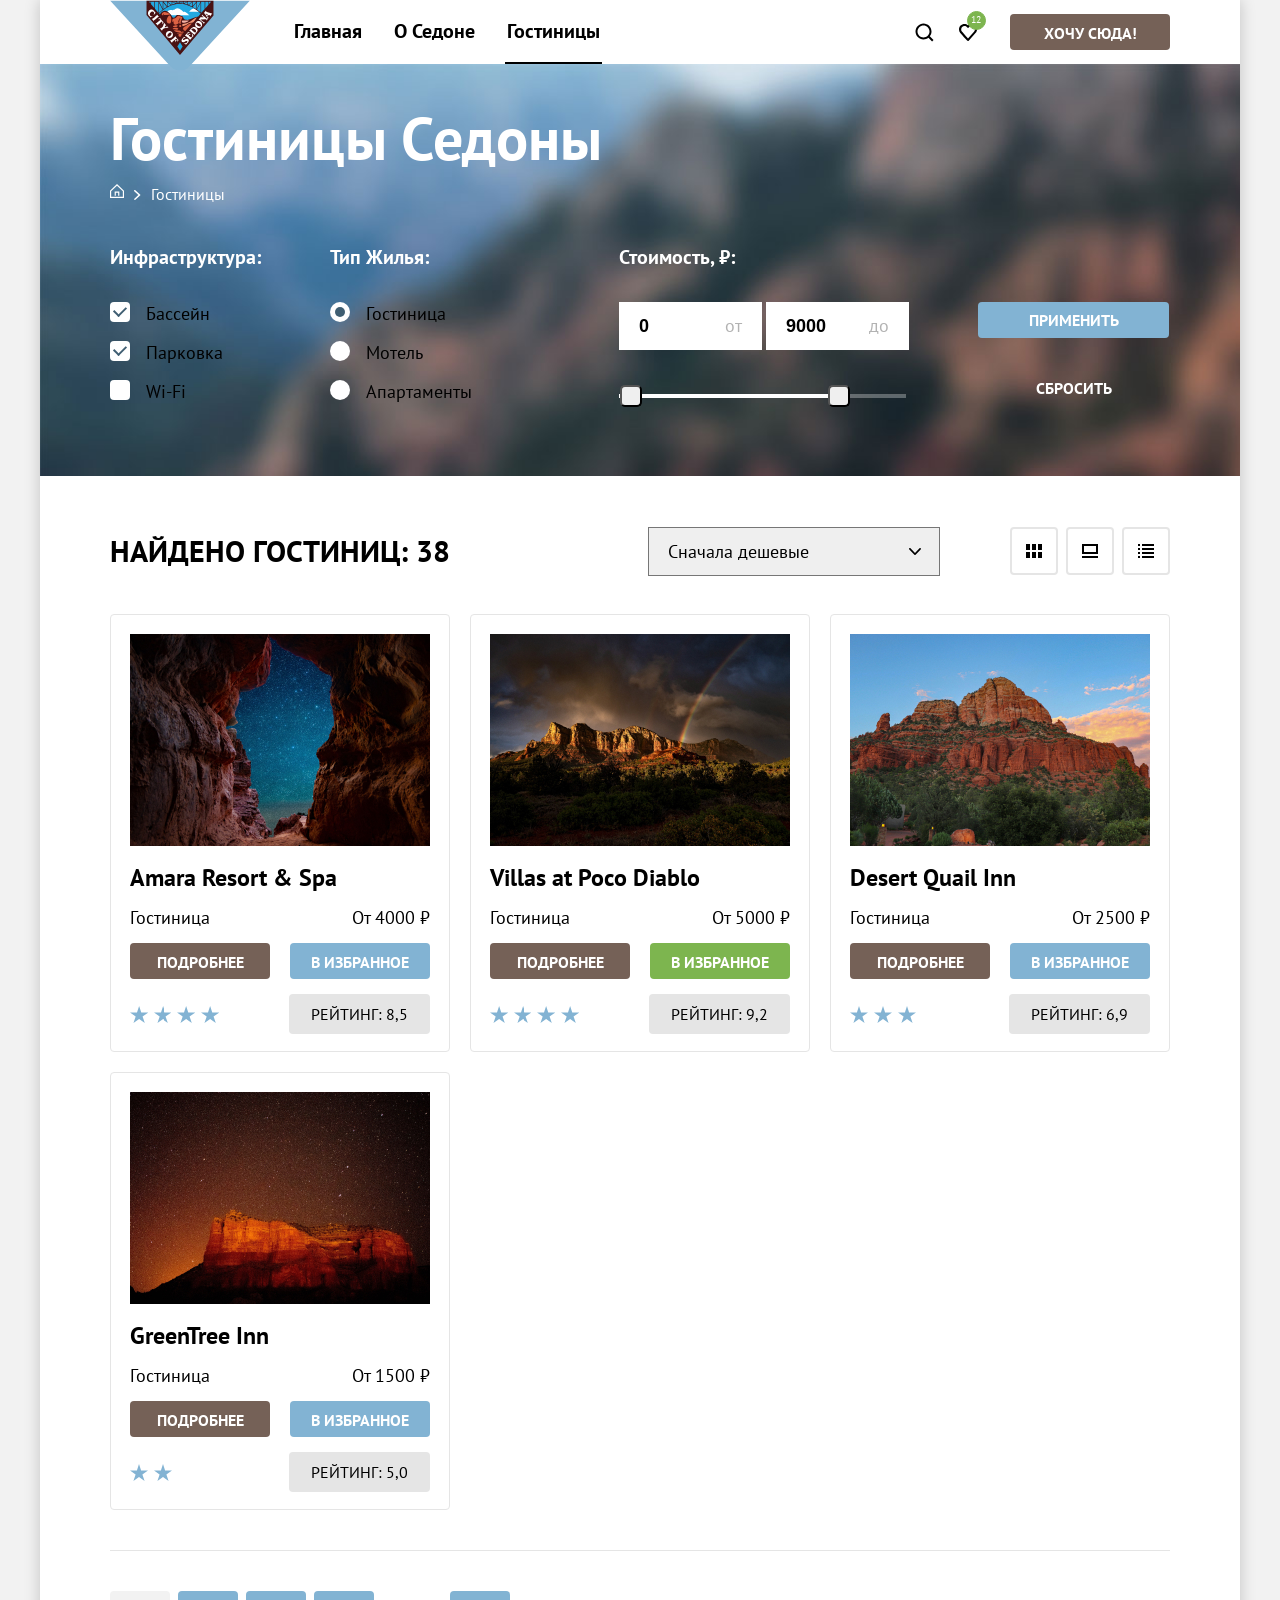
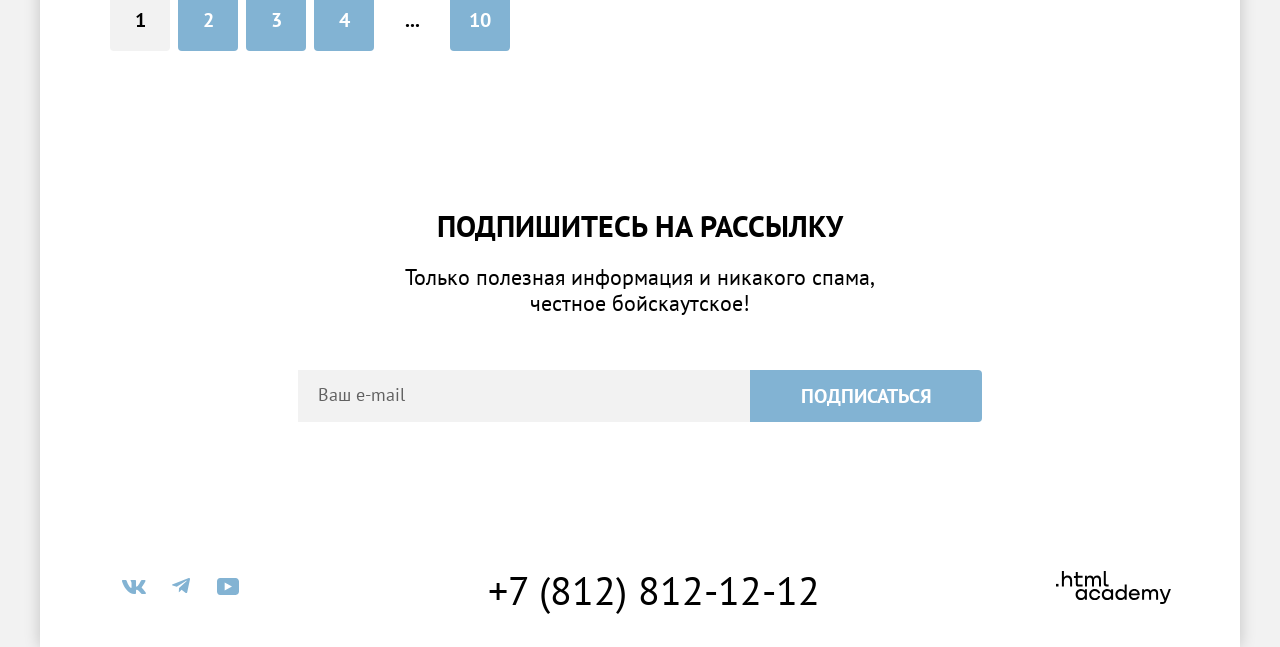
<file: catalog.html>
<!doctype html>
<html lang="ru">
  <head>
    <meta charset="utf-8" />
    <link rel="stylesheet" href="./fonts/fonts.css" />
    <link rel="stylesheet" href="./styles/style.css" />
    <title>Седона: Каталог</title>
  </head>
  <body>
    <div class="container">
      <header class="header">
        <a href="#" class="logo-link">
          <img
            class="logo"
            src="./img/logo.svg"
            alt="Логотип города"
            width="140"
            height="70"
          />
        </a>
        <nav class="nav">
          <ul class="menu">
            <li class="menu-item">
              <a class="menu-link" href="./index.html">Главная</a>
            </li>
            <li class="menu-item">
              <a class="menu-link" href="#">О Седоне</a>
            </li>
            <li class="menu-item menu-item-active">
              <a class="menu-link" href="#">Гостиницы</a>
            </li>
          </ul>
          <ul class="user-menu">
            <li class="user-item">
              <a class="search-link" href="">
                <svg
                  width="20"
                  height="20"
                  viewBox="0 0 20 20"
                  fill="none"
                  xmlns="http://www.w3.org/2000/svg"
                >
                  <path
                    d="M19.5 18.0083L15.8 14.3287C16.8 13.0359 17.5 11.3453 17.5 9.4558C17.5 5.08011 13.9 1.5 9.5 1.5C5.1 1.5 1.5 5.17956 1.5 9.55525C1.5 13.9309 5.1 17.511 9.5 17.511C11.3 17.511 13 16.9144 14.4 15.8204L18.1 19.5L19.5 18.0083ZM9.5 15.5221C6.2 15.5221 3.5 12.837 3.5 9.55525C3.5 6.27348 6.2 3.5884 9.5 3.5884C12.8 3.5884 15.5 6.27348 15.5 9.55525C15.5 12.837 12.8 15.5221 9.5 15.5221Z"
                    fill="currentColor"
                  />
                </svg>
                <span class="visually-hidden">Поиск по сайту</span>
              </a>
            </li>
            <li class="user-item">
              <a class="favourite" href="">
                <svg
                  width="20"
                  height="20"
                  viewBox="0 0 20 20"
                  fill="none"
                  xmlns="http://www.w3.org/2000/svg"
                >
                  <path
                    d="M9.9 19C9.6 19 9.3 18.9 9.1 18.6C3.7 12.5 2.4 11.1 2.1 10.7C1.4 9.8 1 8.6 1 7.4C1 4.4 3.4 2 6.5 2C7.8 2 9 2.5 10 3.3C11 2.5 12.3 2 13.5 2C16.5 2 19 4.4 19 7.4C19 8.7 18.5 9.9 17.7 10.8L10.7 18.7C10.5 18.9 10.3 19 9.9 19ZM3.9 9.5C4.2 9.9 7.4 13.5 10 16.4L16.2 9.4C16.7 8.9 16.9 8.2 16.9 7.4C16.9 5.6 15.4 4.1 13.6 4.1C12.6 4.1 11.6 4.6 10.9 5.4C10.6 5.7 10.3 5.8 10 5.8C9.7 5.8 9.4 5.6 9.2 5.4C8.5 4.6 7.5 4.1 6.5 4.1C4.7 4.1 3.2 5.6 3.2 7.4C3.1 8.3 3.5 9 3.9 9.5C3.8 9.5 3.8 9.5 3.9 9.5Z"
                    fill="currentColor"
                  />
                </svg>
                <span class="visually-hidden">Избранное</span>
                <span class="favourite-count">12</span>
              </a>
            </li>
            <li>
              <a class="button standard-button standard-button-text " href=""
                >Хочу сюда!</a
              >
            </li>
          </ul>
        </nav>
      </header>
      <main class="main">
        <section class="filters">
          <h1 class="hotels">Гостиницы Седоны</h1>
          <ul class="crumbs">
            <li class="crumbs-item">
              <a class="crumbs-link home-link" href="./index.html">
                <span class="visually-hidden">Главная</span>
              </a>
            </li>
            <li class="crumbs-item">
              <a class="crumbs-link" href="#">Гостиницы</a>
            </li>
          </ul>
          <div class="filter-set">
            <h2 class="visually-hidden">Фильтр гостиниц</h2>
            <form
              class="filter-form"
              action="https://echo.htmlacademy.ru/courses"
              method="post"
            >
            <fieldset class="filter-box">
                <legend class="filter-title">Инфраструктура:</legend>
                <ul class="filter-list">
                  <li class="filter-item">
                    <input class="filter-check visually-hidden control" type="checkbox" name="pool" id="pool" checked>
                    <label class="filter-label control-label checkbox" for="pool">Бассейн</label>
                  </li>
                  <li class="filter-item">
                    <input class="filter-check visually-hidden control" type="checkbox" name="parking"  id="parking" checked>
                    <label class="filter-label control-label checkbox" for="parking">Парковка</label>
                  </li>
                  <li class="filter-item">
                    <input class="filter-check visually-hidden control" type="checkbox" name="wi-fi" id="wi-fi">
                    <label class="filter-label control-label checkbox" for="wi-fi">Wi-Fi</label>
                  </li>
                </ul>
              </fieldset>
              <fieldset class="filter-box">
                <legend class="filter-title">Тип Жилья:</legend>
                <ul class="filter-list">
                  <li class="filter-item">
                      <input class="filter-check visually-hidden control" type="radio" name="hotel" id="hotel" value="hotel" checked>
                      <label class="filter-label control-label radio-btn" for="hotel">Гостиница </label>
                  </li>
                  <li class="filter-item">
                      <input class="filter-check visually-hidden control" type="radio" name="motel" id="motel"  value="motel">
                       <label class="filter-label control-label radio-btn">Мотель</label>
                  </li>
                  <li class="filter-item">
                      <input class="filter-check visually-hidden control" type="radio" name="appart"  id="appart" value="appart">
                       <label class="filter-label control-label radio-btn">Апартаменты</label>
                  </li>
                </ul>
              </fieldset>
              <fieldset class="filter-box price-box">
                <legend class="filter-title">Стоимость, ₽:</legend>
                <div class="range-inputs-wrapper">
                  <label class="range-label">
                    <span class="range-label-text"> от</span>
                    <input class="range-input" type="number" name="min-price" value="0" placeholder="от">
                  </label>
                  <label class="range-label">
                     <span class="range-label-text">  до</span>
                    <input class="range-input" type="number" name="max-price" value="9000">
                  </label>
                </div>
                <div class="range">
                  <div class="range-scale">
                    <div class="range-bar" style="left: 0; width: 226px">
                      <button class="range-toggle toggle-min" type="button">
                        <span class="visually-hidden">Изменить минимальную цену</span>
                      </button>
                      <button class="range-toggle toggle-max" type="button">
                        <span class="visually-hidden">Изменить максимальную цену</span>
                      </button>
                    </div>
                  </div>
                </div>
              </fieldset>
              <div class="btn-section">
                <button class="filter-button" type="submit">Применить</button>
                <button class="filter-button btn-reset" type="reset">Сбросить</button>
              </div>
            </form>
          </div>
        </section>
        <section class="catalog">
          <div class="result-filter">
            <h2 class="search-title ">
              Найдено гостиниц: <span class="hotels-number">38</span>
            </h2>
            <select class="select-control" aria-label="Сортировка">
              <option value="cheap">Сначала дешевые</option>
              <option value="expensive">Сначала дорогие</option>
              <option value="popular">По популярности</option>
            </select>
            <ul class="view-list">
              <li class="view-item">
                <a class="view-link tiles" href="#">
                 <span class="visually-hidden">Показать плитками</span>
                </a>
              </li>
              <li class="view-item">
                <a class="view-link slideshow" href="#">
                  <span class="visually-hidden">Показать слайдшоу</span>
                </a>
              </li>
              <li class="view-item ">
                <a class="view-link list" href="#">
                  <span class="visually-hidden">Показать списком</span>
                </a>
              </li>
           </ul>
          </div>
          <h2 class="visually-hidden"> Каталог гостиниц </h2>
           <ul class="cat-list">
             <li class="cat-item">
               <img class="hotel-photo" src="./img/amara.jpg"  alt="фото отеля 'Amara'">
               <h3 class="card-title hot-title">Amara Resort & Spa</h3>
               <div class="card-text card-info">
                <p class="hot-text">Гостиница</p>
                <p class="hot-text">От 4000 ₽</p>
               </div>
               <div class=" card-info">
                 <a class="button  standard-button-text card-btn" src="#"> Подробнее</a>
                 <button class="button standard-button-text card-btn favourite-btn" type="button"> в избранное</button>
               </div>
               <div class="rating card-info">
                <span class="stars stars-four"></span>
                <span class="rating-text">Рейтинг: 8,5</span>
               </div>
             </li>
             <li class="cat-item">
                <img class="hotel-photo" src="./img/villas.jpg"  alt="фото отеля 'Villas at Poco Diablo'">
                <h3 class="card-title hot-title">Villas at Poco Diablo</h3>
               <div class="card-text card-info">
                <p class="hot-text">Гостиница</p>
                <p class="hot-text">От 5000 ₽</p>
               </div>
               <div class="card-info">
                 <a class="button standard-button-text card-btn" src="#"> Подробнее</a>
                 <button class="button standard-button-text card-btn favourite-btn-picked" type="button"> в избранное</button>
               </div>
               <div class="rating card-info">
                <span class="stars stars-four"></span>
                <span class="rating-text">Рейтинг: 9,2</span>
               </div>
             </li>
             <li class="cat-item">
                <img class="hotel-photo" src="./img/desert-quail.jpg"  alt="фото отеля 'Desert Quail Inn'">
                <h3 class="card-title hot-title">Desert Quail Inn</h3>
               <div class="card-text card-info">
                <p class="hot-text">Гостиница</p>
                <p class="hot-text">От 2500 ₽</p>
               </div>
               <div class="card-info">
                 <a class="button standard-button-text card-btn" src="#"> Подробнее</a>
                 <button class="button standard-button-text card-btn favourite-btn" type="button"> в избранное</button>
               </div>
               <div class="rating card-info">
                <span class="stars stars-three"></span>
                <span class="rating-text">Рейтинг: 6,9</span>
               </div>
             </li>
             <li class="cat-item">
                <img class="hotel-photo" src="./img/green-tree.jpg"  alt="фото отеля 'GreenTree Inn'">
                <h3 class="card-title hot-title">GreenTree Inn</h3>
               <div class="card-text card-info">
                <p class="hot-text">Гостиница</p>
                <p class="hot-text">От 1500 ₽</p>
               </div>
               <div class="card-info">
                 <a class="button standard-button-text card-btn" src="#"> Подробнее</a>
                 <button class="button standard-button-text card-btn favourite-btn" type="button"> в избранное</button>
               </div>
               <div class="rating card-info">
                <span class="stars stars-two"></span>
                <span class="rating-text">Рейтинг: 5,0</span>
               </div>
             </li>
           </ul>
          <div class="pagination">
            <ul class="pag-list">
              <li>
                <a class="pag-btn pag-active" href="#">1</a>
              </li>
              <li>
                <a class="pag-btn" href="#">2</a>
              </li>
              <li>
                <a class="pag-btn" href="#">3</a>
              </li>
              <li>
                <a class="pag-btn" href="#">4</a>
              </li>
              <li>
                <a class="pag-btn pag-empty" href="#">...</a>
              </li>
              <li>
                <a class="pag-btn" href="#">10</a>
              </li>
          </div>
        </section>
        </section>
      </main>
      <footer>
        <section class="subscription">
          <h2 class="block-title subscription-title">
            Подпишитесь на рассылку
          </h2>
          <p class="block-text subscription-text">
            Только полезная информация и никакого спама, честное бойскаутское!
          </p>
          <form
            class="subsciption-form"
            action="https://echo.htmlacademy.ru/courses"
            method="post"
          >
            <input
              class="subscription-field cat-field"
              type="email"
              placeholder="Ваш e-mail"
              name="subscribe"
            />
            <button class="button button-text subcription-button" type="submit">
              Подписаться
            </button>
          </form>
        </section>
        <section class="footer-menu">
          <h2 class="visually-hidden">Контакты</h2>
          <ul class="footer-item socials">
            <li>
              <a class="socials-item social-link" href="#">
                <svg
                  width="24"
                  height="14"
                  viewBox="0 0 24 14"
                  fill="none"
                  xmlns="http://www.w3.org/2000/svg"
                >
                  <path
                    fill-rule="evenodd"
                    clip-rule="evenodd"
                    d="M23.45 0.948C23.616 0.402 23.45 0 22.655 0H20.03C19.362 0 19.054 0.347 18.887 0.73C18.887 0.73 17.552 3.926 15.661 6.002C15.049 6.604 14.771 6.795 14.437 6.795C14.27 6.795 14.019 6.604 14.019 6.057V0.948C14.019 0.292 13.835 0 13.279 0H9.151C8.734 0 8.483 0.304 8.483 0.593C8.483 1.214 9.429 1.358 9.526 3.106V6.904C9.526 7.737 9.373 7.888 9.039 7.888C8.149 7.888 5.984 4.677 4.699 1.003C4.45 0.288 4.198 0 3.527 0H0.9C0.15 0 0 0.347 0 0.73C0 1.412 0.89 4.8 4.145 9.281C6.315 12.341 9.37 14 12.153 14C13.822 14 14.028 13.632 14.028 12.997V10.684C14.028 9.947 14.186 9.8 14.715 9.8C15.105 9.8 15.772 9.992 17.33 11.467C19.11 13.216 19.403 14 20.405 14H23.03C23.78 14 24.156 13.632 23.94 12.904C23.702 12.18 22.852 11.129 21.725 9.882C21.113 9.172 20.195 8.407 19.916 8.024C19.527 7.533 19.638 7.314 19.916 6.877C19.916 6.877 23.116 2.451 23.449 0.948H23.45Z"
                    fill="currentColor"
                  />
                </svg>
                <span class="visually-hidden">Ссылка на ВК</span>
              </a>
            </li>
            <li>
              <a class="socials-item social-link" href="#">
                <svg
                  width="18"
                  height="16"
                  viewBox="0 0 18 16"
                  fill="none"
                  xmlns="http://www.w3.org/2000/svg"
                >
                  <path
                    d="M16.785 0.0992597L0.840489 6.24776C-0.247661 6.68481 -0.241365 7.29184 0.640845 7.56253L4.73445 8.83953L14.2058 2.8637C14.6537 2.59121 15.0629 2.7378 14.7265 3.03636L7.05283 9.96185H7.05103L7.05283 9.96275L6.77045 14.1823C7.18413 14.1823 7.36669 13.9925 7.59871 13.7686L9.58705 11.8351L13.7229 14.89C14.4855 15.31 15.0332 15.0941 15.2229 14.1841L17.9379 1.38885C18.2158 0.274623 17.5126 -0.229883 16.785 0.0992597Z"
                    fill="currentColor"
                  />
                </svg>
                <span class="visually-hidden">Ссылка на Телеграмм</span>
              </a>
            </li>
            <li>
              <a class="socials-item social-link" href="#">
                <svg
                  width="22"
                  height="17"
                  viewBox="0 0 22 17"
                  fill="none"
                  xmlns="http://www.w3.org/2000/svg"
                >
                  <path
                    d="M18.607 0H3.17413C1.31343 0 0 1.59375 0 3.4V13.4937C0 15.4062 1.31343 17 3.17413 17H18.8259C20.4677 17 22 15.4062 22 13.6V3.4C21.7811 1.59375 20.4677 0 18.607 0ZM7.66169 12.5375V4.4625L14.995 8.5L7.66169 12.5375Z"
                    fill="currentColor"
                  />
                </svg>
                <span class="visually-hidden">Ссылка на YouTube</span>
              </a>
            </li>
          </ul>
          <div class="footer-item">
            <a class="tel" href="tel:+78128121212">+7 (812) 812-12-12</a>
          </div>
          <div class="footer-item">
            <a class="refrence-link" href="#">
              <svg
                width="115"
                height="33"
                viewBox="0 0 115 33"
                role="img"
                aria-label="HTML Academy логотип-ссылка"
                fill="none"
                xmlns="http://www.w3.org/2000/svg"
              >
                <path d="M0 12.9V15.5H2.5V12.9H0Z" fill="currentColor" />
                <path
                  d="M11.6 4.5C10 4.5 8.8 5.2 8 6.2H7.9V0H5.9V15.5H7.9V10.2C7.9 8.1 9.2 6.6 11.2 6.6C13 6.6 14.1 8 14.1 9.8V15.5H16.1V9.4C16.2 6.4 14.3 4.5 11.6 4.5Z"
                  fill="currentColor"
                />
                <path
                  d="M26.6 4.8H21.8V1.1H19.8V4.9H17.9V6.9H19.8V12.9C19.8 14.6 20.8 15.6 22.5 15.6H26.6V13.6H22.9C22.2 13.6 21.8 13.2 21.8 12.5V6.8H26.6V4.8Z"
                  fill="currentColor"
                />
                <path
                  d="M41.1 4.6C39.5 4.6 38.2 5.4 37.6 6.7H37.5C36.9 5.5 35.7 4.6 34.1 4.6C32.7 4.6 31.6 5.4 31 6.4H30.9V4.8H29V15.4H31V10C31 8 32 6.5 33.6 6.5C35.1 6.5 36 7.5 36 9.1V15.4H38V9.8C38 7.4 39.4 6.5 40.6 6.5C42.1 6.5 43 7.5 43 9.1V15.4H45V8.9C45.1 6.4 43.6 4.6 41.1 4.6Z"
                  fill="currentColor"
                />
                <path
                  d="M47.8 12.7C47.8 14.4 48.8 15.4 50.6 15.4H52.6V13.4H50.9C50.2 13.4 49.8 13 49.8 12.3V0H47.8V12.7Z"
                  fill="currentColor"
                />
                <path
                  d="M28.9 19.7C28 18.6 26.7 17.9 25 17.9C21.9 17.9 19.6 20.2 19.6 23.5C19.6 26.8 21.9 29.1 25 29.1C26.8 29.1 28 28.3 28.8 27.2H28.9V28.8H30.9V18.2H28.9V19.7ZM25.3 27.1C23.1 27.1 21.7 25.5 21.7 23.5C21.7 21.5 23.1 19.9 25.3 19.9C27.5 19.9 28.9 21.5 28.9 23.5C28.9 25.4 27.5 27.1 25.3 27.1Z"
                  fill="currentColor"
                />
                <path
                  d="M44.2 22C43.7 19.6 41.6 17.9 38.8 17.9C35.4 17.9 33.2 20.4 33.2 23.5C33.2 26.6 35.4 29.1 38.8 29.1C41.6 29.1 43.7 27.3 44.2 24.9H42.1C41.7 26.2 40.4 27.2 38.8 27.2C36.6 27.2 35.2 25.6 35.2 23.6C35.2 21.6 36.6 20 38.8 20C40.4 20 41.6 21 42.1 22.2H44.2V22Z"
                  fill="currentColor"
                />
                <path
                  d="M55.1 19.7C54.2 18.6 52.9 17.9 51.2 17.9C48.1 17.9 45.8 20.2 45.8 23.5C45.8 26.8 48.1 29.1 51.2 29.1C53 29.1 54.2 28.3 55 27.2H55.1V28.8H57.1V18.2H55.1V19.7ZM51.5 27.1C49.3 27.1 47.9 25.5 47.9 23.5C47.9 21.5 49.3 19.9 51.5 19.9C53.7 19.9 55.1 21.5 55.1 23.5C55.1 25.4 53.6 27.1 51.5 27.1Z"
                  fill="currentColor"
                />
                <path
                  d="M68.7 19.8C67.8 18.7 66.5 17.9 64.8 17.9C61.7 17.9 59.4 20.2 59.4 23.5C59.4 26.8 61.6 29.1 64.8 29.1C66.5 29.1 67.8 28.3 68.6 27.3H68.7V28.8H70.7V13.4H68.7V19.8ZM65.1 27.1C62.9 27.1 61.5 25.5 61.5 23.5C61.5 21.5 62.9 19.9 65.1 19.9C67.3 19.9 68.7 21.5 68.7 23.5C68.6 25.5 67.2 27.1 65.1 27.1Z"
                  fill="currentColor"
                />
                <path
                  d="M78.3 17.9C75 17.9 72.8 20.4 72.8 23.5C72.8 26.5 74.9 29.1 78.3 29.1C80.8 29.1 82.8 27.8 83.5 25.5H81.4C80.9 26.5 79.8 27.1 78.4 27.1C76.5 27.1 75.1 25.8 75 24.2H83.8C84 20.6 81.8 17.9 78.3 17.9ZM78.3 19.8C80 19.8 81.3 20.8 81.6 22.4H75.1C75.4 20.9 76.6 19.8 78.3 19.8Z"
                  fill="currentColor"
                />
                <path
                  d="M98.2 17.9C96.6 17.9 95.3 18.7 94.6 19.9H94.5C93.9 18.7 92.7 17.9 91.1 17.9C89.7 17.9 88.6 18.6 88 19.7V18.2H86.1V28.8H88.1V23.4C88.1 21.4 89.1 20 90.7 19.9C92.2 19.9 93.1 20.9 93.1 22.5V28.8H95.1V23.2C95.1 20.8 96.5 19.9 97.7 19.9C99.2 19.9 100.1 20.9 100.1 22.5V28.8H102.1V22.3C102.2 19.7 100.7 17.9 98.2 17.9Z"
                  fill="currentColor"
                />
                <path
                  d="M109.4 27L105.8 18.1H103.6L108.4 29.7C108.1 30.6 107.7 30.9 106.7 30.9H104.2V32.9H106.7C108.5 32.9 109.5 32.1 110.2 30.3L114.9 18.1H112.8L109.4 27Z"
                  fill="currentColor"
                />
              </svg>
            </a>
          </div>
        </section>
      </footer>
    </div>
  </body>
</html>
</file>
<file: fonts/fonts.css>
@font-face {
  font-family: "PT Sans";
  src: url("./ptsans-400.woff2") format("woff2");
  font-weight: 400;
  font-style: normal;
  font-display: swap;
}

@font-face {
  font-family: "PT Sans";
  src: url("./ptsans-700.woff2") format("woff2");
  font-weight: 700;
  font-style: normal;
  font-display: swap;
}
</file>
<file: styles/style.css>
.visually-hidden {
  position: absolute;
  width: 1px;
  height: 1px;
  margin: -1;
  padding: 0;
  border: 0;
  overflow: hidden;
  clip: rect(0 0 0 0);
}

body {
  margin: 0 auto;
  padding: 0;
  font-family: "PT Sans", Arial, sans-serif;
  font-weight: 400;
  background-color: #f2f2f2;
}

.button {
  display: inline-block;
  box-sizing: border-box;
  background-color: #756157;
  border-radius: 4px;
  text-transform: uppercase;
  text-decoration: none;
  border: none;
  color: #fff;
}

.container {
  background-color: #fff;
  width: 1200px;
  margin: 0 auto;
  box-shadow: 0 0 15px 0 rgba(0, 0, 0, 0.2);
  min-height: 100vh;
}

.header {
  position: relative;
  margin: 0 70px;
  display: flex;
}

.logo-link {
  position: absolute;
  position: 0 0;
}

.logo {
  width: 140px;
  height: 71px;
}

.nav {
  display: flex;
  margin-left: 182px;
  width: 100%;
  gap: 50px;
}

.menu {
  margin: 0;
  padding: 0;
  list-style: none;
  width: 500px;
  display: flex;
  align-items: flex-start;
  justify-content: flex-start;
  gap: 28px;
  flex-wrap: wrap;
}

.menu-item {
  padding: 19px 2px;
}

.menu-item-active {
  border-bottom: solid 2px #000;
}

.menu-link {
  color: #000;
  text-decoration: none;
  font-size: 20px;
  font-weight: 700;
  line-height: 24px;
}

.menu-link:hover {
  color: #756157;
}

.menu-link:focus {
  color: #756157;
  outline: none;
}

.menu-link:active {
  color: rgba(117, 97, 87, 0.3);
}

.user-menu {
  margin: 0;
  padding: 0;
  list-style: none;
  display: flex;
  justify-content: flex-end;
  align-items: flex-start;
  width: 328px;
  flex-wrap: wrap;
}

.user-item {
  box-sizing: border-box;
  padding: 22px 12px;
  width: 44px;
  height: 64px;
}

.favourite {
  position: absolute;
}

.search-link,
.favourite {
  color: #000;
}

.search-link:hover,
.favourite:hover {
  color: #756157;
}

.search-link:focus,
.favourite:focus {
  color: #756157;
}

.search-link:active,
.favourite:active {
  color: rgba(117, 97, 87, 0.3);
}

.favourite-count {
  position: absolute;
  bottom: 16px;
  left: 9px;
  width: 11px;
  height: 11px;
  padding: 3px;
  color: #fff;
  background-color: #7db54f;
  border: solid 1px #7db54f;
  border-radius: 50%;
  font-size: 10px;
  line-height: 10px;
  font-weight: 400;
}

.standard-button {
  width: 160px;
  height: 36px;
  margin: 14px 0 14px 20px;
}

.standard-button:hover {
  background-color: rgba(117, 97, 87, 0.8);
}

.standard-button:focus {
  background-color: rgba(117, 97, 87, 0.8);
  outline: none;
}

.standard-button:active {
  background-color: rgba(117, 97, 87, 0.3);
}

.standard-button-text {
  font-family: inherit;
  font-weight: 700;
  font-size: 16px;
  line-height: 20px;
  text-align: center;
  text-decoration: none;
  padding: 9px 3px;
}

.main {
  flex-grow: 1;
}

.welcome {
  background-color: #042e4a;
  background-image:
    url("../img/divider.svg"), url("../img/index-background.jpg");
  background-repeat: no-repeat;
  background-size:
    100% 57px,
    cover;
  background-position:
    left 0 bottom 0,
    0 0;
  padding-top: 51px;
  padding-bottom: 82px;
  min-height: 485px;
  box-sizing: border-box;
}

.img-welcome {
  display: block;
  margin: 0 auto;
  width: 458px;
  height: 352px;
}

.section-block {
  display: flex;
  flex-direction: column;
  justify-content: center;
  align-items: center;
}

.reasons-block {
  padding-block-start: 69px;
  padding-block-end: 89px;
}

.block-title {
  display: block;
  padding: 0;
  width: 620px;
  font-weight: 700;
  font-size: 30px;
  line-height: 36px;
  text-transform: uppercase;
  text-align: center;
  margin: 0 auto 20px;
}

.block-text {
  font-size: 22px;
  line-height: 26px;
  margin: 0;
  text-align: center;
}

.reasons-title {
  margin: 70px auto 25px;
}

.reasons-list {
  margin: 0;
  padding: 0;
  display: grid;
  list-style: none;
  grid-template-columns: 1fr 1fr 1fr;
}

.reasons-item {
  margin: 0;
  text-align: center;
}

.reasons-item.pic {
  display: flex;
  grid-column: 1/-1;
}

.pic-text {
  padding: 102px 0;
  width: 400px;
}

.card {
  padding: 113px 0;
  width: 400px;
}

.card-title::before {
  position: absolute;
  content: "";
  width: 60px;
  height: 2px;
  top: 85px;
  left: 85px;
  z-index: 3;
}

.pic-text .card-title::before {
  background-color: rgba(255, 255, 255, 0.3);
}

.card .card-title::before {
  background-color: rgba(0, 0, 0, 0.3);
}

.reasons-item:nth-child(2n) {
  background-color: rgba(131, 179, 211, 0.2);
}

.reasons-item:nth-child(2n-1) {
  background-color: rgba(131, 179, 211, 0.122);
}

.reasons-item.pic {
  background-color: #82b3d3;
}

.card-title {
  position: relative;
  padding: 0;
  margin-bottom: 62px;
  font-size: 24px;
  font-weight: 700;
  line-height: 28px;
  text-transform: uppercase;
  width: 230px;
  margin: 0 auto 61px;
}

.reasons-text {
  margin: 25px auto 89px;
}

.card-text {
  font-size: 18px;
  line-height: 21px;
  margin: 0 auto;
  width: 230px;
}

.reasons-img {
  width: 800px;
  height: 100%;
  object-fit: cover;
  padding: 0;
  margin: 0;
}

.invitation-title {
  margin: 64px auto 20px;
}

.invitation-text {
  margin-bottom: 65px;
}

.services {
  margin: 0;
  padding: 0;
  display: grid;
  list-style: none;
  grid-template-columns: 1fr 1fr 1fr;
}

.service-item:nth-child(2n-1) {
  background-color: rgba(131, 179, 211, 0.122);
}

.service-item {
  text-align: center;
  padding: 183px 0 80px;
}

.service-title {
  margin-bottom: 30px;
}

.house {
  background-image: url("../img/accomodation.svg");
  background-repeat: no-repeat;
  background-position: 161px 80px;
}

.food {
  background-image: url("../img/food.svg");
  background-repeat: no-repeat;
  background-position: 161px 80px;
}

.gifts {
  background-image: url("../img/presents.svg");
  background-repeat: no-repeat;
  background-position: 170px 80px;
}

.search {
  padding: 97px 0;
  text-align: center;
}

.search-text {
  margin-bottom: 53px;
}

.search-button {
  justify-self: center;
  width: 376px;
  min-height: 52px;
  font-family: inherit;
  font-weight: 700;
  font-size: 20px;
  line-height: 36px;
  color: #fff;
  border: none;
}

.subscription-index {
  background-image: url("../img/subscribe-background.jpg");
  background-repeat: no-repeat;
  background-size: cover;
  padding: 96px;
}

.subscription-title {
  margin: 0 auto 20px;
}

.subscription-text {
  width: 475px;
  margin: 0 auto 54px;
}

.subsciption-form {
  display: flex;
  justify-content: center;
  margin-bottom: 8px;
}

.subscription-field {
  box-sizing: border-box;
  min-width: 452px;
  padding: 17px 20px;
  margin: 0;
  font-family: inherit;
  border: none;
}

.subscription-field::placeholder {
  font-size: 18px;
  line-height: 24px;
  font-weight: 400;
  color: rgba(0, 0, 0, 0.6);
}

.subcription-button {
  background-color: #82b3d3;
  width: 232px;
  margin: 0;
  border: none;
  border-top-left-radius: 0;
  border-bottom-left-radius: 0;
  min-height: 52px;
  font-size: 20px;
  line-height: 36px;
  text-transform: uppercase;
  font-weight: 700;
  font-family:
    PT Sans,
    Arial,
    sans-serif;
}

.footer-menu {
  display: flex;
  padding: 40px 70px 30px;
  justify-content: flex-start;
  align-items: flex-start;
  gap: 42px;
}

.footer-item {
  display: flex;
  flex-wrap: wrap;
  align-self: center;
}

.socials {
  padding: 5px 0;
  margin: 0;
  list-style: none;
  min-width: 142px;
  justify-content: center;
  align-items: center;
}

.socials-item {
  display: block;
  width: 47px;
  height: 24px;
  background-repeat: no-repeat;
  object-fit: cover;
  background-position: center;
  text-align: center;
}

.social-link {
  color: #83b3d3;
}

.social-link:hover {
  color: #68a2ca;
}

.social-link:focus {
  color: #68a2ca;
  outline: none;
}

.social-link:active {
  color: rgba(104, 162, 202, 0.3);
}

.tel {
  box-sizing: border-box;
  font-size: 40px;
  line-height: 40px;
  font-weight: 400;
  width: 720px;
  padding: 5px 20px;
  text-decoration: none;
  color: inherit;
  font-family: inherit;
  text-align: center;
}

.tel:hover {
  color: #756157;
}

.tel:focus {
  color: #756157;
  outline: none;
}

.tel:active {
  color: rgba(117, 97, 87, 0.3);
}

.refrence-link {
  justify-self: flex-end;
  padding: 9px 0;
  color: #000;
}

.refrence-link:hover {
  color: #756157;
}

.refrence-link:focus {
  color: #756157;
  outline: none;
}

.refrence-link:active {
  color: rgba(117, 97, 87, 0.3);
}

/* CATALOG*/

.filters {
  margin: 0;
  width: 1200px;
  min-height: 412px;
  background-image: url("../img/catalog-bg.jpg");
  background-position: 0 0;
  background-size: cover;
  background-repeat: no-repeat;
  padding: 35px 70px 0;
  box-sizing: border-box;
}

.subscription {
  padding: 57px;
  margin-bottom: 35px;
}

.cat-field {
  background-color: #f2f2f2;
}

.hotels {
  font-weight: 700;
  font-size: 60px;
  line-height: 78px;
  color: #fff;
  margin: 0 0 7px 0;
}

.crumbs {
  display: flex;
  flex-wrap: wrap;
  list-style: none;
  margin: 0;
  padding: 0;
  gap: 24px;
}
.crumbs-item:not(:first-child) {
  list-style-image: url(../img/list-marker.svg);
  padding-left: 3px;
  margin-bottom: 40px;
}

.crumbs-link {
  font-weight: 400;
  font-size: 16px;
  line-height: 21px;
  color: #fff;
  text-decoration: none;
}
.home-link {
  display: block;
  box-sizing: border-box;
  background-image: url("../img/home.svg");
  background-repeat: no-repeat;
  background-position: 0 0;
  background-size: cover;
  width: 12px;
  height: 13px;
  padding: 7px;
}

.crumbs-link:hover {
  opacity: 0.6;
}

.crumbs-link:focus {
  outline: none;
}

.crumbs-link:active {
  opacity: 0.3;
}

.filter-form {
  display: flex;
  margin: 0;
}

.filter-box {
  border: none;
  padding: 0;
  margin: 0;
}
.filter-title {
  margin-bottom: 33px;
  font-weight: 700;
  font-size: 20px;
  line-height: 24px;
  color: #fff;
  padding: 0;
}

.filter-list {
  margin: 0 70px 0 0;
  padding: 0;
  list-style: none;
  width: 150px;
}

.filter-item {
  margin-bottom: 16px;
}

.filter-check {
}

.control {
}

.filter-label {
  font-weight: 400;
  font-size: 18px;
  line-height: 23px;
}

.control-label {
}

.checkbox {
  position: relative;
  display: inline-block;
  padding-left: 36px;
  cursor: pointer;
}

.checkbox::before {
  content: "";
  position: absolute;
  left: 0;
  top: 0;
  width: 20px;
  height: 20px;
  background-color: #fff;
  border-radius: 4px;
}
.checkbox::after {
  content: "";
  position: absolute;
  left: 4px;
  top: 4px;
  width: 10px;
  height: 6px;
  color: #3f5e72;
  border-left: solid 2px #3f5e72;
  border-bottom: solid 2px #3f5e72;
  transform: rotate(-45deg);
  display: none;
}

.radio-btn {
  position: relative;
  display: inline-block;
  padding-left: 36px;
  cursor: pointer;
}

.radio-btn::before {
  content: "";
  position: absolute;
  left: 0;
  top: 0;
  width: 20px;
  height: 20px;
  background-color: #fff;
  border-radius: 50%;
}
.radio-btn::after {
  content: "";
  position: absolute;
  left: 5px;
  top: 5px;
  width: 10px;
  height: 10px;
  background-color: #3f5e72;
  border-radius: 50%;
  display: none;
}

.control:checked + .control-label::after {
  display: block;
}

.price-box {
  margin: 0 69px;
}

.range-inputs-wrapper {
  display: inline-block;
  padding: 0;
  margin-bottom: 44px;
}

.range-label {
  position: relative;
  display: inline-block;
}

.range-label-text {
  position: absolute;
  top: 12px;
  right: 20px;
  font-weight: 400;
  font-size: 18px;
  line-height: 24px;
  color: rgba(0, 0, 0, 0.3);
}

.range-input {
  box-sizing: border-box;
  width: 143px;
  height: 48px;
  background-color: #fff;
  border: none;

  padding: 12px 20px;
  margin: 0;
  font-weight: 700;
  font-size: 18px;
  line-height: 24px;
}

.range-input::-webkit-outer-spin-button,
.range-input::-webkit-inner-spin-button {
  appearance: none;
  margin: 0;
}

.btn-section {
  margin: 57px 0 0;
  padding: 0;
}

.filter-button {
  display: block;
  font-weight: 700;
  font-size: 16px;
  line-height: 20px;
  text-transform: uppercase;
  color: #fff;
  padding: 8px 50px;
  border-radius: 4px;
  background-color: #82b3d3;
  margin-bottom: 32px;
  width: 191px;
  height: 36px;
  font-family: inherit;
  border: none;
}

.btn-reset {
  background-color: transparent;
}

/*range*/

.range-scale {
  position: relative;
  width: 287px;
  height: 4px;
  background-color: rgba(255, 255, 255, 0.3);
  margin-bottom: 40px;
}

.range-bar {
  position: absolute;
  width: 226px;
  height: 4px;
  background-color: #fff;
}

.range-toggle {
  position: absolute;
  width: 22px;
  height: 22px;
  border-radius: 5px;
}

.range-toggle:hover {
}

.range-toggle:focus {
}

.range-toggle:active {
}

.toggle-min {
  top: -9px;
  left: 1px;
}

.toggle-max {
  top: -9px;
  left: 209px;
}

/*search*/

.search-title {
  display: inline-block;
  width: 538px;
  font-weight: 700;
  font-size: 30px;
  line-height: 36px;
  text-transform: uppercase;
  text-align: start;
  padding: 6px 0;
  margin: 0;
}

.catalog {
  padding: 38px 70px 60px;
}

.result-filter {
  display: flex;
  padding: 13px 0;
  align-items: flex-start;
  margin-bottom: 25px;
}

.select-control {
  width: 292px;
  padding: 13px 19px;
  padding-right: 48px;
  margin-right: 55px;
  font-family: inherit;
  font-weight: 400;
  font-size: 18px;
  line-height: 21px;
  appearance: none;
  background-image: url("../img/select-arrow.svg");
  background-repeat: no-repeat;
  background-position: right 18px center;
}

.view-list {
  display: flex;
  flex-wrap: wrap;
  list-style: none;
  gap: 8px;
  justify-content: flex-end;
  align-items: center;
  margin: 0;
  padding: 0;
  width: 175px;
}

.view-item {
}

.view-link {
  display: block;
  background-repeat: no-repeat;
  background-position: center;
  padding: 14px 12px;
  width: 48px;
  height: 48px;
  border: 2px solid #e5e5e5;
  border-radius: 4px;
  box-sizing: border-box;
}

.tiles {
  background-image: url("../img/tiles.svg");
}

.slideshow {
  background-image: url("../img/slide.svg");
}

.list {
  background-image: url("../img/list.svg");
}

.cat-list {
  display: grid;
  grid-template-columns: 1fr 1fr 1fr;
  list-style: none;
  margin: 0;
  padding: 0;
  gap: 20px;
  margin-bottom: 40px;
}

.cat-item {
  display: inline-block;
  width: 340px;
  height: 438px;
  border: 1px solid #e5e5e5;
  border-radius: 4px;
  padding: 19px;
  box-sizing: border-box;
}

.hotel-photo {
  display: block;
  width: 300px;
  height: 212px;
  margin: 0 0 18px;
  padding: 0;
  text-align: start;
}

.hot-title {
  text-transform: none;
  margin: 0;
}

.card-info {
  display: flex;
  flex-wrap: wrap;
  justify-content: space-between;
  width: 100%;
  margin: 15px 0;
}

.hot-text {
  padding: 0;
  margin: 0;
}

.card-btn {
  width: 140px;
  height: 36px;
}

.favourite-btn {
  background-color: #82b3d3;
}

.favourite-btn-picked {
  background-color: #7db54f;
}
.rating {
  align-items: center;
}

.stars {
  display: inline-block;
  width: 18px;
  height: 17px;
  background: url("../img/star.svg") space 0 0;
}

.stars-two {
  width: 42px;
}
.stars-three {
  width: 66px;
}
.stars-four {
  width: 89px;
}
.stars-five {
  width: 95px;
}

.rating-text {
  display: inline-block;
  background-color: #e5e5e5;
  text-transform: uppercase;
  padding: 10px 22px;
  border-radius: 4px;
}

.pagination {
  border-top: 1px solid #e5e5e5;
}

.pag-list {
  list-style: none;
  display: flex;
  flex-wrap: wrap;
  padding: 0;
  margin: 40px 0;
}

.pag-btn {
  display: inline-block;
  width: 60px;
  height: 60px;
  border-radius: 4px;
  background-color: #82b3d3;
  text-decoration: none;
  color: #fff;
  font-family: inherit;
  font-weight: 700;
  font-size: 20px;
  line-height: 36px;
  text-transform: uppercase;
  text-align: center;
  margin-right: 8px;
  box-sizing: border-box;
  padding: 11px 1px;
}

.pag-active {
  background-color: #f2f2f2;
  color: #000;
}

.pag-empty {
  background-color: #fff;
  color: #000;
}
</file>
